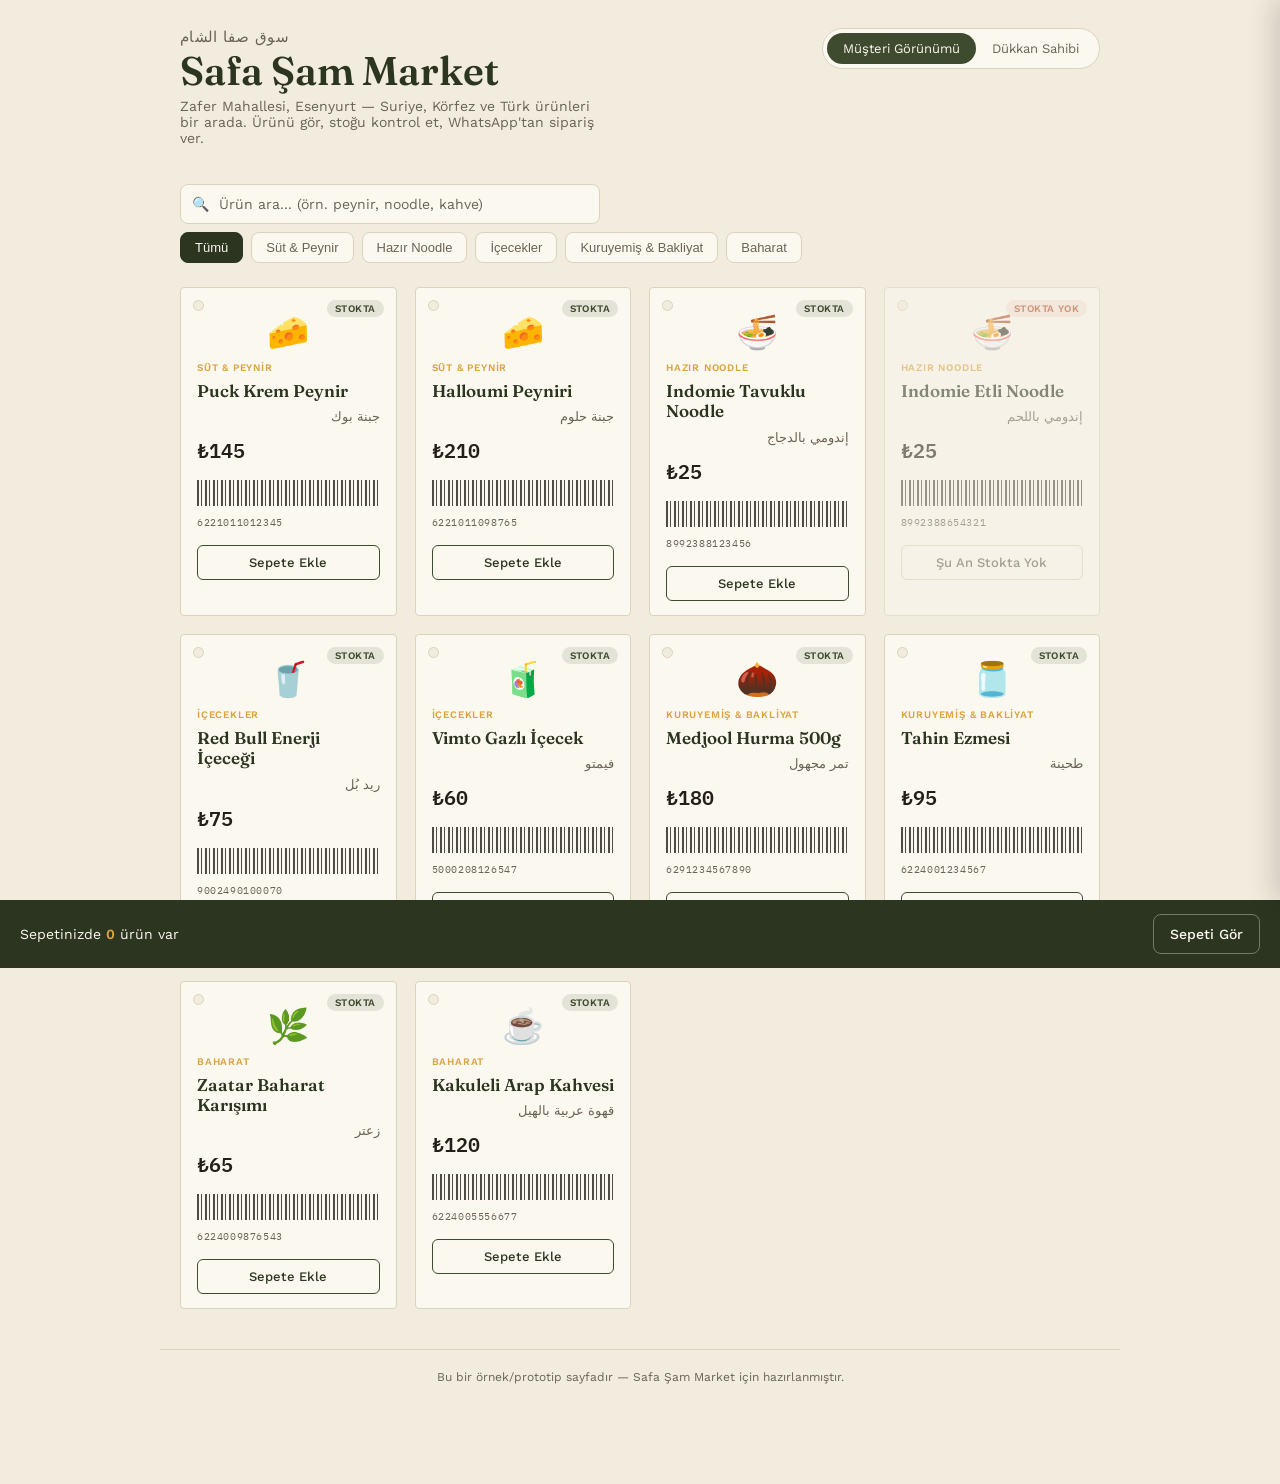
<file: index (3).html>
<!DOCTYPE html>
<html lang="tr">
<head>
<meta charset="UTF-8">
<meta name="viewport" content="width=device-width, initial-scale=1.0">
<title>Safa Şam Market — Ürün Kataloğu</title>
<link rel="preconnect" href="https://fonts.googleapis.com">
<link href="https://fonts.googleapis.com/css2?family=Fraunces:opsz,wght@9..144,400;9..144,600;9..144,700&family=Work+Sans:wght@400;500;600&family=IBM+Plex+Mono:wght@400;500&display=swap" rel="stylesheet">
<style>
  :root{
    --bg: #F2ECDE;
    --paper: #FBF8F0;
    --olive: #3F4B2E;
    --olive-dark: #2C3520;
    --saffron: #D9A441;
    --rust: #A8452F;
    --ink: #241F18;
    --ink-soft: #6B6355;
    --line: #DCD3BC;
    --green-wa: #3D7A4D;
    --out-red: #B5502E;
  }
  *{box-sizing:border-box; margin:0; padding:0;}
  body{
    background: var(--bg);
    color: var(--ink);
    font-family: 'Work Sans', sans-serif;
    min-height: 100vh;
    padding-bottom: 100px;
  }
  .display{ font-family:'Fraunces', serif; }
  .mono{ font-family:'IBM Plex Mono', monospace; }

  header{
    padding: 28px 20px 20px;
    max-width: 960px;
    margin: 0 auto;
    display:flex;
    justify-content:space-between;
    align-items:flex-start;
    gap: 16px;
    flex-wrap: wrap;
  }
  .brand-ar{
    font-size: 15px;
    color: var(--ink-soft);
    letter-spacing: 0.02em;
    margin-bottom: 4px;
  }
  h1{
    font-size: clamp(28px, 5vw, 40px);
    font-weight: 600;
    color: var(--olive-dark);
    line-height: 1.05;
  }
  .tagline{
    color: var(--ink-soft);
    font-size: 14px;
    margin-top: 6px;
    max-width: 420px;
  }
  .view-switch{
    display:flex;
    background: var(--paper);
    border: 1px solid var(--line);
    border-radius: 999px;
    padding: 4px;
    font-size: 13px;
    font-weight: 500;
    height: fit-content;
  }
  .view-switch button{
    border:none;
    background:none;
    padding: 8px 16px;
    border-radius: 999px;
    cursor:pointer;
    color: var(--ink-soft);
    font-family:'Work Sans', sans-serif;
    font-size: 13px;
    transition: all .2s ease;
  }
  .view-switch button.active{
    background: var(--olive);
    color: var(--paper);
  }

  .search-wrap{
    max-width: 960px;
    margin: 18px auto 0;
    padding: 0 20px;
  }
  .search-box{
    position: relative;
    max-width: 420px;
  }
  .search-box input{
    width: 100%;
    padding: 11px 14px 11px 38px;
    border: 1px solid var(--line);
    background: var(--paper);
    border-radius: 8px;
    font-family: 'Work Sans', sans-serif;
    font-size: 14px;
    color: var(--ink);
  }
  .search-box input::placeholder{ color: var(--ink-soft); }
  .search-box input:focus{ outline: 2px solid var(--olive); outline-offset: 1px; }
  .search-box .icon{
    position:absolute;
    left: 12px; top: 50%;
    transform: translateY(-50%);
    font-size: 14px;
    color: var(--ink-soft);
  }
  .no-results{
    color: var(--ink-soft);
    font-size: 14px;
    padding: 40px 0;
    text-align: center;
    grid-column: 1 / -1;
  }

  .tabs{
    max-width: 960px;
    margin: 8px auto 0;
    padding: 0 20px;
    display:flex;
    gap: 8px;
    flex-wrap: wrap;
  }
  .tab{
    border: 1px solid var(--line);
    background: var(--paper);
    color: var(--ink-soft);
    padding: 7px 14px;
    border-radius: 8px;
    font-size: 13px;
    cursor:pointer;
    transition: all .15s ease;
  }
  .tab.active{
    background: var(--olive-dark);
    border-color: var(--olive-dark);
    color: var(--paper);
  }

  main{
    max-width: 960px;
    margin: 24px auto 0;
    padding: 0 20px;
  }

  .grid{
    display:grid;
    grid-template-columns: repeat(auto-fill, minmax(210px, 1fr));
    gap: 18px;
  }

  .tag{
    background: var(--paper);
    border: 1px solid var(--line);
    border-radius: 4px;
    position: relative;
    padding: 18px 16px 14px;
    display:flex;
    flex-direction:column;
    gap: 8px;
    transition: transform .15s ease, box-shadow .15s ease;
  }
  .tag::before{
    content:"";
    position:absolute;
    top: 12px; left: 12px;
    width: 9px; height: 9px;
    border-radius: 50%;
    background: var(--bg);
    border: 1.5px solid var(--line);
  }
  .tag.out{ opacity: 0.55; }
  .tag-icon{
    align-self:center;
    font-size: 34px;
    margin: 6px 0 2px;
  }
  .tag-cat{
    font-size: 10px;
    letter-spacing: 0.08em;
    text-transform: uppercase;
    color: var(--saffron);
    font-weight: 600;
  }
  .tag-name{
    font-family:'Fraunces', serif;
    font-size: 17px;
    font-weight: 600;
    color: var(--olive-dark);
    line-height: 1.2;
  }
  .tag-name-ar{
    font-size: 13px;
    color: var(--ink-soft);
    direction: rtl;
  }
  .tag-price{
    font-size: 20px;
    font-weight: 600;
    color: var(--ink);
    margin-top: 2px;
  }
  .barcode-strip{
    margin-top: 6px;
    height: 26px;
    background-image: repeating-linear-gradient(90deg, var(--ink) 0px, var(--ink) 2px, transparent 2px, transparent 4px, var(--ink) 4px, var(--ink) 5px, transparent 5px, transparent 8px);
    opacity: 0.8;
  }
  .barcode-num{
    font-size: 10px;
    color: var(--ink-soft);
    letter-spacing: 0.06em;
    margin-top: 2px;
  }

  .stock-badge{
    position:absolute;
    top: 12px; right: 12px;
    font-size: 10px;
    font-weight: 600;
    letter-spacing: 0.04em;
    padding: 3px 8px;
    border-radius: 999px;
  }
  .stock-badge.in{ background: rgba(63,75,46,0.12); color: var(--olive); }
  .stock-badge.out{ background: rgba(181,80,46,0.12); color: var(--out-red); }

  .add-btn{
    margin-top: 8px;
    border: 1px solid var(--olive);
    background: transparent;
    color: var(--olive-dark);
    padding: 9px 12px;
    border-radius: 6px;
    font-size: 13px;
    font-weight: 500;
    cursor: pointer;
    font-family:'Work Sans', sans-serif;
    transition: all .15s ease;
  }
  .add-btn:hover{ background: var(--olive); color: var(--paper); }
  .add-btn:disabled{
    border-color: var(--line);
    color: var(--ink-soft);
    cursor: not-allowed;
  }
  .add-btn:disabled:hover{ background: transparent; color: var(--ink-soft); }

  /* Owner toggle */
  .owner-row{
    display:flex;
    align-items:center;
    justify-content:space-between;
    margin-top: 8px;
  }
  .switch{
    position: relative;
    width: 42px;
    height: 24px;
    flex-shrink:0;
  }
  .switch input{ opacity:0; width:0; height:0; }
  .slider{
    position:absolute; cursor:pointer;
    top:0; left:0; right:0; bottom:0;
    background: var(--line);
    border-radius: 999px;
    transition: .2s;
  }
  .slider::before{
    content:"";
    position:absolute;
    height: 18px; width: 18px;
    left: 3px; bottom: 3px;
    background: var(--paper);
    border-radius:50%;
    transition:.2s;
  }
  input:checked + .slider{ background: var(--olive); }
  input:checked + .slider::before{ transform: translateX(18px); }
  .switch-label{
    font-size: 12px;
    color: var(--ink-soft);
    font-weight: 500;
  }

  /* Cart bar */
  .cart-bar{
    position: fixed;
    bottom: 0; left:0; right:0;
    background: var(--olive-dark);
    color: var(--paper);
    padding: 14px 20px;
    display:flex;
    align-items:center;
    justify-content:space-between;
    gap: 16px;
    transform: translateY(100%);
    transition: transform .25s ease;
    z-index: 10;
  }
  .cart-bar.show{ transform: translateY(0); }
  .cart-bar .info{ font-size: 14px; }
  .cart-bar .count{ color: var(--saffron); font-weight:600; }
  .wa-btn{
    background: var(--green-wa);
    color: white;
    border:none;
    padding: 11px 18px;
    border-radius: 8px;
    font-size: 14px;
    font-weight: 600;
    cursor:pointer;
    font-family:'Work Sans', sans-serif;
    display:flex;
    align-items:center;
    gap: 8px;
    white-space: nowrap;
  }
  .view-cart-btn{
    background: none;
    border: 1px solid rgba(251,248,240,0.35);
    color: var(--paper);
    padding: 11px 16px;
    border-radius: 8px;
    font-size: 14px;
    font-weight: 500;
    cursor:pointer;
    font-family:'Work Sans', sans-serif;
    white-space: nowrap;
  }

  .overlay{
    position: fixed;
    inset: 0;
    background: rgba(36,31,24,0.45);
    z-index: 20;
    opacity: 0;
    pointer-events: none;
    transition: opacity .2s ease;
  }
  .overlay.show{ opacity: 1; pointer-events: auto; }

  .drawer{
    position: fixed;
    top: 0; right: 0;
    height: 100%;
    width: min(380px, 90vw);
    background: var(--paper);
    z-index: 21;
    transform: translateX(100%);
    transition: transform .25s ease;
    display:flex;
    flex-direction: column;
    box-shadow: -8px 0 24px rgba(0,0,0,0.15);
  }
  .drawer.show{ transform: translateX(0); }
  .drawer-header{
    padding: 20px;
    border-bottom: 1px solid var(--line);
    display:flex;
    align-items:center;
    justify-content:space-between;
  }
  .drawer-header h2{
    font-family:'Fraunces', serif;
    font-size: 20px;
    color: var(--olive-dark);
    font-weight: 600;
  }
  .drawer-close{
    background:none; border:none; cursor:pointer;
    font-size: 20px; color: var(--ink-soft);
    line-height: 1;
    padding: 4px;
  }
  .drawer-items{
    flex: 1;
    overflow-y: auto;
    padding: 12px 20px;
  }
  .drawer-empty{
    color: var(--ink-soft);
    font-size: 14px;
    text-align: center;
    padding: 60px 0;
  }
  .drawer-item{
    display:flex;
    align-items:center;
    gap: 12px;
    padding: 14px 0;
    border-bottom: 1px solid var(--line);
  }
  .drawer-item .icon{ font-size: 24px; }
  .drawer-item .info{ flex: 1; }
  .drawer-item .info .name{
    font-size: 14px;
    font-weight: 500;
    color: var(--ink);
  }
  .drawer-item .info .price{
    font-size: 12px;
    color: var(--ink-soft);
    margin-top: 2px;
  }
  .qty-control{
    display:flex;
    align-items:center;
    gap: 8px;
  }
  .qty-control button{
    width: 26px; height: 26px;
    border-radius: 6px;
    border: 1px solid var(--line);
    background: var(--bg);
    color: var(--ink);
    font-size: 14px;
    cursor: pointer;
    display:flex; align-items:center; justify-content:center;
  }
  .qty-control span{
    font-size: 14px;
    min-width: 16px;
    text-align:center;
  }
  .remove-btn{
    background: none;
    border: none;
    color: var(--out-red);
    font-size: 12px;
    cursor: pointer;
    text-decoration: underline;
    margin-top: 4px;
  }
  .drawer-footer{
    padding: 18px 20px 22px;
    border-top: 1px solid var(--line);
  }
  .drawer-total{
    display:flex;
    justify-content:space-between;
    font-size: 15px;
    font-weight: 600;
    color: var(--ink);
    margin-bottom: 14px;
  }
  .drawer-send{
    width: 100%;
    background: var(--green-wa);
    color: white;
    border:none;
    padding: 13px;
    border-radius: 8px;
    font-size: 14px;
    font-weight: 600;
    cursor:pointer;
    font-family:'Work Sans', sans-serif;
  }
  .drawer-send:disabled{
    background: var(--line);
    color: var(--ink-soft);
    cursor: not-allowed;
  }

  .drawer-section{
    margin-bottom: 16px;
  }
  .drawer-section label.section-label{
    display:block;
    font-size: 12px;
    font-weight: 600;
    color: var(--ink-soft);
    text-transform: uppercase;
    letter-spacing: 0.04em;
    margin-bottom: 8px;
  }
  .address-input{
    width: 100%;
    min-height: 64px;
    resize: vertical;
    padding: 10px 12px;
    border: 1px solid var(--line);
    background: var(--bg);
    border-radius: 6px;
    font-family: 'Work Sans', sans-serif;
    font-size: 13px;
    color: var(--ink);
  }
  .address-input:focus{ outline: 2px solid var(--olive); outline-offset: 1px; }
  .address-input::placeholder{ color: var(--ink-soft); }

  .payment-options{
    display:flex;
    gap: 8px;
  }
  .payment-option{
    flex: 1;
    border: 1px solid var(--line);
    background: var(--bg);
    border-radius: 6px;
    padding: 10px 8px;
    text-align:center;
    font-size: 13px;
    font-weight: 500;
    color: var(--ink-soft);
    cursor: pointer;
    display:flex;
    flex-direction:column;
    align-items:center;
    gap: 4px;
    transition: all .15s ease;
  }
  .payment-option .pico{ font-size: 18px; }
  .payment-option.selected{
    border-color: var(--olive);
    background: rgba(63,75,46,0.08);
    color: var(--olive-dark);
  }

  .owner-note{
    max-width: 960px;
    margin: 0 auto 8px;
    padding: 0 20px;
    font-size: 13px;
    color: var(--ink-soft);
    display:flex;
    align-items:center;
    gap: 8px;
  }
  .owner-note .dot{
    width:7px; height:7px; border-radius:50%; background: var(--saffron);
  }

  footer{
    max-width: 960px;
    margin: 40px auto 0;
    padding: 20px 20px 0;
    border-top: 1px solid var(--line);
    font-size: 12px;
    color: var(--ink-soft);
    text-align:center;
  }
</style>
</head>
<body>

<header>
  <div>
    <div class="brand-ar">سوق صفا الشام</div>
    <h1 class="display">Safa Şam Market</h1>
    <p class="tagline">Zafer Mahallesi, Esenyurt — Suriye, Körfez ve Türk ürünleri bir arada. Ürünü gör, stoğu kontrol et, WhatsApp'tan sipariş ver.</p>
  </div>
  <div class="view-switch" id="viewSwitch">
    <button class="active" data-view="customer">Müşteri Görünümü</button>
    <button data-view="owner">Dükkan Sahibi</button>
  </div>
</header>

<div class="owner-note" id="ownerNote" style="display:none;">
  <span class="dot"></span>
  <span>Bu ekran sadece size özel — bir ürün tükendiğinde anahtarı kapatın, müşteri ekranında anında "Stokta Yok" olarak görünür.</span>
</div>

<div class="search-wrap">
  <div class="search-box">
    <span class="icon">🔍</span>
    <input type="text" id="searchInput" placeholder="Ürün ara... (örn. peynir, noodle, kahve)">
  </div>
</div>

<div class="tabs" id="tabs"></div>

<main>
  <div class="grid" id="grid"></div>
</main>

<div class="cart-bar" id="cartBar">
  <div class="info">Sepetinizde <span class="count" id="cartCount">0</span> ürün var</div>
  <button class="view-cart-btn" id="viewCartBtn">Sepeti Gör</button>
</div>

<div class="overlay" id="overlay"></div>
<div class="drawer" id="drawer">
  <div class="drawer-header">
    <h2 class="display">Sepetiniz</h2>
    <button class="drawer-close" id="drawerClose">✕</button>
  </div>
  <div class="drawer-items" id="drawerItems"></div>
  <div class="drawer-footer">
    <div class="drawer-section">
      <label class="section-label">Teslimat Adresi</label>
      <textarea class="address-input" id="addressInput" placeholder="Mahalle, sokak, bina no, daire no..."></textarea>
    </div>
    <div class="drawer-section">
      <label class="section-label">Ödeme Yöntemi</label>
      <div class="payment-options">
        <div class="payment-option" data-payment="Kart">
          <span class="pico">💳</span>
          <span>Kart</span>
        </div>
        <div class="payment-option" data-payment="Nakit">
          <span class="pico">💵</span>
          <span>Nakit</span>
        </div>
      </div>
    </div>
    <div class="drawer-total">
      <span>Toplam</span>
      <span class="mono" id="drawerTotal">₺0</span>
    </div>
    <button class="drawer-send" id="waBtn" disabled>Sahibine WhatsApp'tan Gönder</button>
  </div>
</div>

<footer>
  Bu bir örnek/prototip sayfadır — Safa Şam Market için hazırlanmıştır.
</footer>

<script>
const products = [
  { id:1, name:"Puck Krem Peynir", nameAr:"جبنة بوك", cat:"Süt & Peynir", icon:"🧀", price:145, barcode:"6221011012345", stock:true },
  { id:2, name:"Halloumi Peyniri", nameAr:"جبنة حلوم", cat:"Süt & Peynir", icon:"🧀", price:210, barcode:"6221011098765", stock:true },
  { id:3, name:"Indomie Tavuklu Noodle", nameAr:"إندومي بالدجاج", cat:"Hazır Noodle", icon:"🍜", price:25, barcode:"8992388123456", stock:true },
  { id:4, name:"Indomie Etli Noodle", nameAr:"إندومي باللحم", cat:"Hazır Noodle", icon:"🍜", price:25, barcode:"8992388654321", stock:false },
  { id:5, name:"Red Bull Enerji İçeceği", nameAr:"ريد بُل", cat:"İçecekler", icon:"🥤", price:75, barcode:"9002490100070", stock:true },
  { id:6, name:"Vimto Gazlı İçecek", nameAr:"فيمتو", cat:"İçecekler", icon:"🧃", price:60, barcode:"5000208126547", stock:true },
  { id:7, name:"Medjool Hurma 500g", nameAr:"تمر مجهول", cat:"Kuruyemiş & Bakliyat", icon:"🌰", price:180, barcode:"6291234567890", stock:true },
  { id:8, name:"Tahin Ezmesi", nameAr:"طحينة", cat:"Kuruyemiş & Bakliyat", icon:"🫙", price:95, barcode:"6224001234567", stock:true },
  { id:9, name:"Zaatar Baharat Karışımı", nameAr:"زعتر", cat:"Baharat", icon:"🌿", price:65, barcode:"6224009876543", stock:true },
  { id:10, name:"Kakuleli Arap Kahvesi", nameAr:"قهوة عربية بالهيل", cat:"Baharat", icon:"☕", price:120, barcode:"6224005556677", stock:true },
];

let currentView = "customer";
let currentCat = "Tümü";
let searchQuery = "";
let cart = {};
let selectedPayment = null;
const OWNER_WHATSAPP = "905550839126"; // Sipariş buraya WhatsApp'tan iletilir

const categories = ["Tümü", ...Array.from(new Set(products.map(p=>p.cat)))];

function renderTabs(){
  const tabsEl = document.getElementById("tabs");
  tabsEl.innerHTML = "";
  categories.forEach(cat=>{
    const btn = document.createElement("button");
    btn.className = "tab" + (cat===currentCat ? " active" : "");
    btn.textContent = cat;
    btn.onclick = () => { currentCat = cat; renderTabs(); renderGrid(); };
    tabsEl.appendChild(btn);
  });
}

function renderGrid(){
  const grid = document.getElementById("grid");
  grid.innerHTML = "";
  const q = searchQuery.trim().toLocaleLowerCase('tr');
  const list = products.filter(p => {
    const matchesCat = currentCat === "Tümü" || p.cat === currentCat;
    const matchesSearch = !q ||
      p.name.toLocaleLowerCase('tr').includes(q) ||
      p.nameAr.includes(searchQuery.trim()) ||
      p.cat.toLocaleLowerCase('tr').includes(q) ||
      p.barcode.includes(q);
    return matchesCat && matchesSearch;
  });

  if(list.length === 0){
    const empty = document.createElement("div");
    empty.className = "no-results";
    empty.textContent = "\"" + searchQuery + "\" için ürün bulunamadı.";
    grid.appendChild(empty);
    return;
  }

  list.forEach(p=>{
    const card = document.createElement("div");
    card.className = "tag" + (!p.stock ? " out" : "");

    const badge = document.createElement("div");
    badge.className = "stock-badge " + (p.stock ? "in" : "out");
    badge.textContent = p.stock ? "STOKTA" : "STOKTA YOK";
    card.appendChild(badge);

    const icon = document.createElement("div");
    icon.className = "tag-icon";
    icon.textContent = p.icon;
    card.appendChild(icon);

    const catEl = document.createElement("div");
    catEl.className = "tag-cat";
    catEl.textContent = p.cat;
    card.appendChild(catEl);

    const nameEl = document.createElement("div");
    nameEl.className = "tag-name";
    nameEl.textContent = p.name;
    card.appendChild(nameEl);

    const nameArEl = document.createElement("div");
    nameArEl.className = "tag-name-ar";
    nameArEl.textContent = p.nameAr;
    card.appendChild(nameArEl);

    const priceEl = document.createElement("div");
    priceEl.className = "tag-price mono";
    priceEl.textContent = "₺" + p.price;
    card.appendChild(priceEl);

    const strip = document.createElement("div");
    strip.className = "barcode-strip";
    card.appendChild(strip);

    const bnum = document.createElement("div");
    bnum.className = "barcode-num mono";
    bnum.textContent = p.barcode;
    card.appendChild(bnum);

    if(currentView === "customer"){
      const btn = document.createElement("button");
      btn.className = "add-btn";
      btn.textContent = p.stock ? (cart[p.id] ? "Sepette (" + cart[p.id] + ") — Ekle" : "Sepete Ekle") : "Şu An Stokta Yok";
      btn.disabled = !p.stock;
      btn.onclick = () => { cart[p.id] = (cart[p.id]||0) + 1; renderGrid(); updateCartBar(); };
      card.appendChild(btn);
    } else {
      const row = document.createElement("div");
      row.className = "owner-row";

      const label = document.createElement("span");
      label.className = "switch-label";
      label.textContent = "Stokta var";

      const label2 = document.createElement("label");
      label2.className = "switch";
      const input = document.createElement("input");
      input.type = "checkbox";
      input.checked = p.stock;
      input.onchange = () => { p.stock = input.checked; renderGrid(); };
      const slider = document.createElement("span");
      slider.className = "slider";
      label2.appendChild(input);
      label2.appendChild(slider);

      row.appendChild(label);
      row.appendChild(label2);
      card.appendChild(row);
    }

    grid.appendChild(card);
  });
}

function cartTotal(){
  return Object.entries(cart).reduce((sum,[id,qty]) => {
    const p = products.find(x => x.id == id);
    return sum + p.price*qty;
  }, 0);
}

function updateCartBar(){
  const totalCount = Object.values(cart).reduce((a,b)=>a+b,0);
  document.getElementById("cartCount").textContent = totalCount;
  document.getElementById("cartBar").classList.toggle("show", totalCount > 0 && currentView === "customer");
}

function renderDrawer(){
  const itemsEl = document.getElementById("drawerItems");
  itemsEl.innerHTML = "";
  const entries = Object.entries(cart).filter(([,qty]) => qty > 0);

  if(entries.length === 0){
    itemsEl.innerHTML = '<div class="drawer-empty">Sepetiniz boş. Ürün eklemek için katalogdan seçim yapın.</div>';
  } else {
    entries.forEach(([id, qty])=>{
      const p = products.find(x => x.id == id);
      const row = document.createElement("div");
      row.className = "drawer-item";
      row.innerHTML = `
        <div class="icon">${p.icon}</div>
        <div class="info">
          <div class="name">${p.name}</div>
          <div class="price mono">₺${p.price} / adet</div>
          <button class="remove-btn" data-remove="${p.id}">Kaldır</button>
        </div>
        <div class="qty-control">
          <button data-dec="${p.id}">−</button>
          <span>${qty}</span>
          <button data-inc="${p.id}">+</button>
        </div>
      `;
      itemsEl.appendChild(row);
    });
  }

  document.getElementById("drawerTotal").textContent = "₺" + cartTotal();
  updateSendButtonState();

  itemsEl.querySelectorAll("[data-inc]").forEach(btn=>{
    btn.onclick = () => { cart[btn.dataset.inc]++; renderDrawer(); renderGrid(); updateCartBar(); };
  });
  itemsEl.querySelectorAll("[data-dec]").forEach(btn=>{
    btn.onclick = () => {
      const id = btn.dataset.dec;
      cart[id] = Math.max(0, (cart[id]||0) - 1);
      if(cart[id] === 0) delete cart[id];
      renderDrawer(); renderGrid(); updateCartBar();
    };
  });
  itemsEl.querySelectorAll("[data-remove]").forEach(btn=>{
    btn.onclick = () => { delete cart[btn.dataset.remove]; renderDrawer(); renderGrid(); updateCartBar(); };
  });
}

function openDrawer(){
  renderDrawer();
  document.getElementById("drawer").classList.add("show");
  document.getElementById("overlay").classList.add("show");
}
function closeDrawer(){
  document.getElementById("drawer").classList.remove("show");
  document.getElementById("overlay").classList.remove("show");
}

document.getElementById("viewCartBtn").onclick = openDrawer;
document.getElementById("drawerClose").onclick = closeDrawer;
document.getElementById("overlay").onclick = closeDrawer;

document.querySelectorAll(".payment-option").forEach(el=>{
  el.onclick = () => {
    selectedPayment = el.dataset.payment;
    document.querySelectorAll(".payment-option").forEach(o=>o.classList.remove("selected"));
    el.classList.add("selected");
    updateSendButtonState();
  };
});

document.getElementById("addressInput").addEventListener("input", updateSendButtonState);

function updateSendButtonState(){
  const address = document.getElementById("addressInput").value.trim();
  const hasItems = Object.values(cart).some(qty => qty > 0);
  document.getElementById("waBtn").disabled = !(hasItems && address && selectedPayment);
}

document.getElementById("waBtn").onclick = () => {
  const entries = Object.entries(cart).filter(([,qty]) => qty > 0);
  const address = document.getElementById("addressInput").value.trim();
  if(entries.length === 0 || !address || !selectedPayment) return;

  const lines = entries.map(([id, qty]) => {
    const p = products.find(x => x.id == id);
    return "• " + p.name + " x" + qty + " — ₺" + (p.price*qty);
  });
  const message = "Merhaba, Safa Şam Market'ten sipariş vermek istiyorum:%0A%0A" +
    encodeURIComponent(lines.join("\n")) +
    "%0A%0A" + encodeURIComponent("Toplam: ₺" + cartTotal()) +
    "%0A" + encodeURIComponent("Ödeme: " + selectedPayment) +
    "%0A" + encodeURIComponent("Teslimat Adresi: " + address);
  window.open("https://wa.me/" + OWNER_WHATSAPP + "?text=" + message, "_blank");
};

document.getElementById("searchInput").addEventListener("input", (e) => {
  searchQuery = e.target.value;
  renderGrid();
});

document.querySelectorAll("#viewSwitch button").forEach(btn=>{
  btn.onclick = () => {
    document.querySelectorAll("#viewSwitch button").forEach(b=>b.classList.remove("active"));
    btn.classList.add("active");
    currentView = btn.dataset.view;
    document.getElementById("ownerNote").style.display = currentView === "owner" ? "flex" : "none";
    renderGrid();
    updateCartBar();
  };
});

renderTabs();
renderGrid();
</script>

</body>
</html>
</file>
